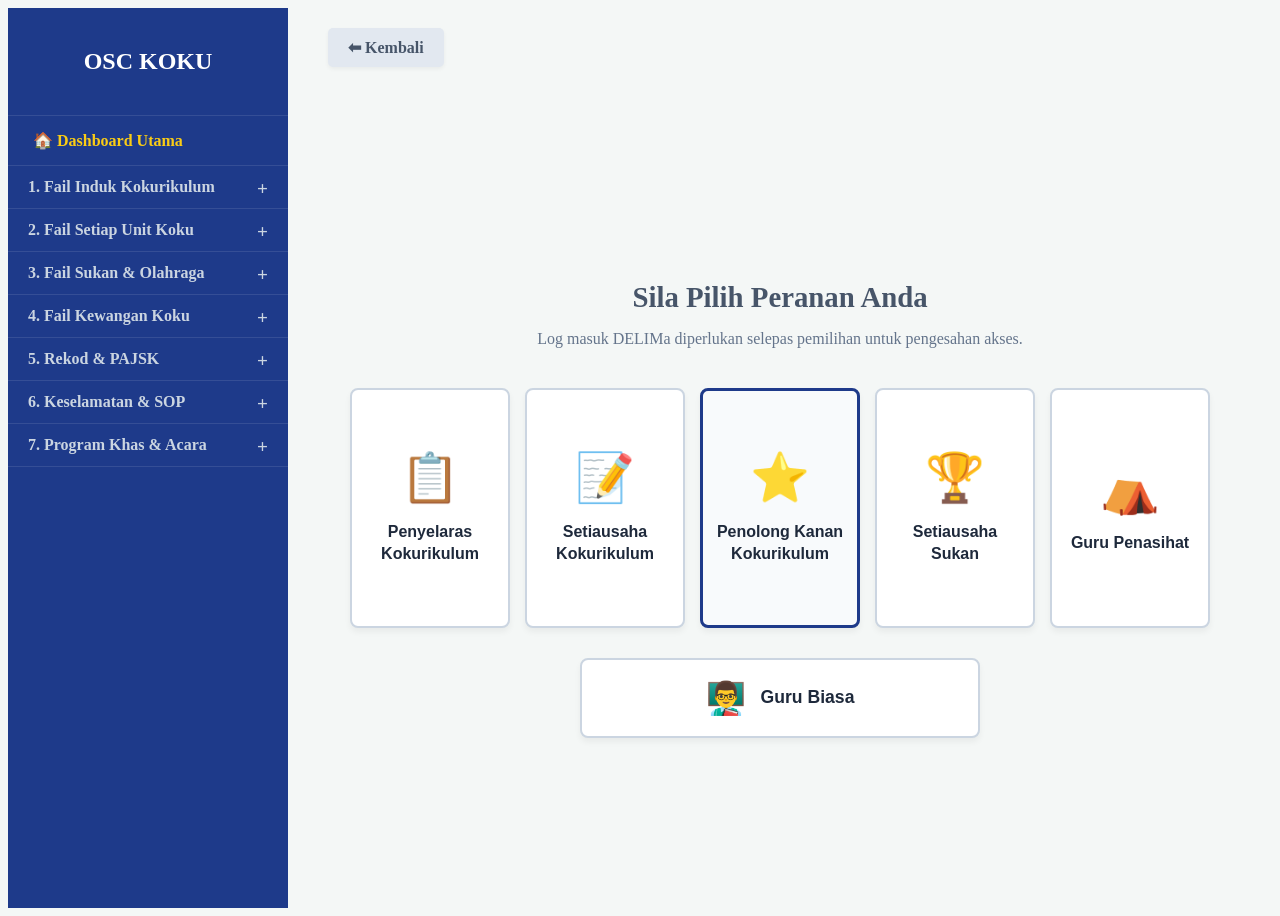
<file: paparan_guru.html>
<!DOCTYPE html>
<html lang="ms">
<head>
    <meta charset="UTF-8">
    <meta name="viewport" content="width=device-width, initial-scale=1.0">
    <title>Pilih Peranan - OSC Koku SKFLS</title>
    <link rel="stylesheet" href="style.css">
    <link href="https://fonts.googleapis.com/css2?family=Poppins:wght@300;400;600;700&display=swap" rel="stylesheet">
</head>
<body>

    <!-- Container untuk Navbar (Akan dimuatkan melalui app.js) -->
    <div id="navbar-container"></div>

    <!-- Ruangan Utama -->
    <main id="main-content">
        <!-- Header Atas -->
        <header>
            <a href="index.html" class="btn-back">⬅ Kembali</a>
            <div class="spacer"></div>
        </header>

        <!-- Kandungan Dashboard -->
        <div class="dashboard-container">
            <div class="hero-section">
                <h2>Sila Pilih Peranan Anda</h2>
                <p>Log masuk DELIMa diperlukan selepas pemilihan untuk pengesahan akses.</p>
            </div>

            <!-- Susunan Peranan berdasarkan image_13631e.png -->
            <div class="roles-layout">
                <!-- Barisan Atas (5 Kotak) -->
                <div class="roles-top-row">
                    <!-- Hujung Kiri -->
                    <button class="role-box">
                        <div class="role-icon">📋</div>
                        <h4>Penyelaras Kokurikulum</h4>
                    </button>
                    <!-- Kiri -->
                    <button class="role-box">
                        <div class="role-icon">📝</div>
                        <h4>Setiausaha Kokurikulum</h4>
                    </button>
                    <!-- Tengah -->
                    <button class="role-box pkko-box">
                        <div class="role-icon">⭐</div>
                        <h4>Penolong Kanan Kokurikulum</h4>
                    </button>
                    <!-- Kanan -->
                    <button class="role-box">
                        <div class="role-icon">🏆</div>
                        <h4>Setiausaha Sukan</h4>
                    </button>
                    <!-- Hujung Kanan -->
                    <button class="role-box">
                        <div class="role-icon">⛺</div>
                        <h4>Guru Penasihat</h4>
                    </button>
                </div>
                
                <!-- Barisan Bawah (1 Kotak Melintang) -->
                <div class="roles-bottom-row">
                    <button class="role-box-wide">
                        <div class="role-icon">👨‍🏫</div>
                        <h4>Guru Biasa</h4>
                    </button>
                </div>
            </div>
        </div>
    </main>

    <script src="app.js"></script>
</body>
</html>
</file>
<file: style.css>
//------------------------//
// BAHAGIAN 1 INDEX.HTML //
//------------------------//

/* Reset Asas & Font */
* {
    margin: 0;
    padding: 0;
    box-sizing: border-box;
    font-family: 'Poppins', sans-serif;
}

body {
    display: flex;
    min-height: 100vh;
    background-color: #f4f7f6;
    color: #333;
}

/* --- SIDEBAR --- */
#sidebar {
    width: 280px; /* Dilebarkan sedikit untuk teks panjang */
    background-color: #1e3a8a; /* Biru korporat */
    color: white;
    display: flex;
    flex-direction: column;
    height: 100vh; /* Pastikan ia ambil penuh tinggi skrin */
    transition: all 0.4s ease;
}

/* Kelas untuk memblurkan sidebar (Dikekalkan) */
.blurred {
    filter: blur(6px);
    pointer-events: none; /* Halang dari di-klik */
    opacity: 0.7;
}

.sidebar-header {
    text-align: center;
    padding-top: 20px;
    padding-bottom: 20px;
    border-bottom: 1px solid rgba(255, 255, 255, 0.1);
}

/* --- KANDUNGAN NAVBAR BARU (Boleh Skrol & Dropdown) --- */
.nav-content {
    flex: 1;
    overflow-y: auto; /* Membolehkan skrol jika menu panjang */
    padding-bottom: 20px;
}

/* Scrollbar kustom untuk navbar */
.nav-content::-webkit-scrollbar {
    width: 6px;
}
.nav-content::-webkit-scrollbar-thumb {
    background: #3b82f6; 
    border-radius: 4px;
}

.nav-main-link {
    display: block;
    padding: 15px 25px;
    color: #facc15;
    text-decoration: none;
    font-weight: 600;
    border-bottom: 1px solid rgba(255,255,255,0.1);
}

.nav-group {
    border-bottom: 1px solid rgba(255,255,255,0.1);
}

.nav-group summary {
    padding: 12px 20px;
    cursor: pointer;
    font-weight: 600;
    color: #cbd5e1;
    transition: 0.3s;
    list-style: none; /* Buang icon segi tiga default */
    position: relative;
}

.nav-group summary::-webkit-details-marker {
    display: none;
}

/* Icon tambah/tolak manual */
.nav-group summary::after {
    content: '+';
    position: absolute;
    right: 20px;
    font-size: 1.2rem;
}

.nav-group[open] summary::after {
    content: '-';
}

.nav-group summary:hover {
    background-color: #1e40af;
    color: white;
}

.nav-group ul {
    list-style: none;
    background-color: #172554; /* Warna lebih gelap untuk sub-menu */
    padding: 10px 0;
}

.nav-group ul li a {
    display: block;
    padding: 8px 20px 8px 40px; /* Indentasi ke dalam */
    color: #94a3b8;
    text-decoration: none;
    font-size: 0.85rem;
    transition: 0.2s;
}

.nav-group ul li a:hover {
    color: white;
    padding-left: 45px; /* Efek bergerak sikit bila dihalakan */
}

/* Tajuk kecil dalam submenu (cth: untuk sukan) */
.nav-subtitle {
    color: #fcd34d;
    font-size: 0.8rem;
    font-weight: 600;
    padding: 10px 20px 5px 30px;
    text-transform: uppercase;
    letter-spacing: 0.5px;
}

/* --- BUTANG ADMIN --- */
.btn-admin {
    padding: 10px 20px;
    background-color: #dc2626; /* Warna merah untuk bezakan dengan butang biasa */
    color: white;
    border: none;
    border-radius: 5px;
    font-weight: 600;
    cursor: pointer;
    transition: 0.3s;
    display: inline-flex;
    align-items: center;
    gap: 8px;
    box-shadow: 0 2px 4px rgba(0,0,0,0.1);
}

.btn-admin:hover {
    background-color: #b91c1c;
}

/* --- KANDUNGAN UTAMA --- */
#main-content {
    flex: 1;
    display: flex;
    flex-direction: column;
    overflow: hidden;
}

/* Header Kanan Atas */
header {
    display: flex;
    justify-content: space-between;
    padding: 20px 40px;
    background: transparent;
}

.spacer { flex: 1; }

.btn-login {
    padding: 10px 20px;
    background-color: #ef4444; /* Merah untuk butang Google/DELIMa */
    color: white;
    border: none;
    border-radius: 5px;
    cursor: pointer;
    font-weight: 600;
    transition: 0.3s;
    box-shadow: 0 4px 6px rgba(0,0,0,0.1);
}

.btn-login:hover { background-color: #dc2626; }

/* Dashboard & Pilihan */
.dashboard-container {
    flex: 1;
    display: flex;
    flex-direction: column;
    align-items: center;
    justify-content: center;
    padding: 0 20px;
    text-align: center;
}

.hero-section h1 { font-size: 2.2rem; color: #1e3a8a; margin-bottom: 10px; }
.hero-section h2 { font-size: 1.8rem; color: #475569; margin-bottom: 10px; }
.hero-section p { color: #64748b; margin-bottom: 40px; }

.card-container {
    display: flex;
    gap: 30px;
    margin-top: 20px;
    justify-content: center;
    flex-wrap: wrap;
    margin-bottom: 80px;
}

.access-card {
    background: white;
    border: 2px solid transparent;
    border-radius: 12px;
    padding: 30px 20px;
    width: 260px;
    cursor: pointer;
    transition: 0.3s;
    box-shadow: 0 10px 15px -3px rgba(0,0,0,0.1);
}

.access-card:hover { transform: translateY(-5px); }
.guru-card:hover { border-color: #3b82f6; }
.pelawat-card:hover { border-color: #10b981; }

.card-icon { font-size: 3rem; margin-bottom: 15px; }
.access-card h4 { font-size: 1.2rem; margin-bottom: 10px; color: #1e293b; }
.access-card p { font-size: 0.9rem; color: #64748b; }

/* --- INFINITE SCROLL GAMBAR --- */
.slider-section {
    padding: 20px 0 40px;
    text-align: center;
    background: white;
    border-top: 1px solid #e2e8f0;
}

.slider-section h4 {
    color: #475569;
    margin-bottom: 20px;
    font-weight: 400;
}

.slider {
    height: 100px;
    margin: auto;
    overflow: hidden;
    position: relative;
    width: 100%;
}

.slider::before, .slider::after {
    background: linear-gradient(to right, rgba(255,255,255,1) 0%, rgba(255,255,255,0) 100%);
    content: "";
    height: 100px;
    position: absolute;
    width: 100px;
    z-index: 2;
}

.slider::before { left: 0; top: 0; }
.slider::after { right: 0; top: 0; transform: rotateZ(180deg); }

.slide-track {
    animation: scroll 20s linear infinite;
    display: flex;
    width: calc(150px * 12); /* Lebar imej * jumlah imej (termasuk pendua) */
}

.slide {
    height: 100px;
    width: 150px;
    display: flex;
    align-items: center;
    justify-content: center;
    padding: 0 10px;
}

.slide img {
    width: 150px; /* Atau saiz yang anda mahu */
    height: 150px; /* Pastikan width dan height sama untuk bentuk bulat */
    object-fit: cover; /* Supaya gambar tidak 'penyek' */
    border-radius: 50%; /* Untuk jadikan gambar bulat */
    border: 3px solid #cbd5e1; /* Bingkai sikit bagi cantik */
}

/* Animasi Pergerakan */
@keyframes scroll {
    0% { transform: translateX(0); }
    100% { transform: translateX(calc(-150px * 6)); } /* Bergerak separuh track, sebelum reset */
}

/* ==========================================
   REKA BENTUK SLIDER GURU (DIKEMASKINI)
   ========================================== */
.slider {
    width: 100%;
    overflow-x: auto; 
    /* DIBUANG: overflow-y: hidden; (supaya teks di bawah tak terpotong) */
    padding-bottom: 25px; /* Tambah ruang di bawah untuk teks bernafas */
    -ms-overflow-style: none;  
    scrollbar-width: none;  
}

.slider::-webkit-scrollbar {
    display: none;
}

.slide-track {
    display: flex;
    gap: 25px; 
    padding: 15px 0;
    align-items: flex-start; /* Pastikan semua kad bermula selari dari atas */
}

.slide {
    display: flex;
    flex-direction: column;
    align-items: center;
    width: 180px; 
    flex-shrink: 0; 
}

.slide img {
    width: 160px;
    height: 160px; 
    object-fit: cover; 
    object-position: top center; /* TAMBAHAN PENTING: Fokus crop pada bahagian atas (muka) */
    border-radius: 12px; 
    border: 2px solid #e2e8f0;
    box-shadow: 0 4px 6px rgba(0,0,0,0.05);
}

/* Bahagian teks nama dan jawatan */
.slide-info {
    text-align: center;
    margin-top: 12px;
    width: 100%;
}

.slide-name {
    font-size: 15px;
    font-weight: 700;
    color: #1e293b;
    margin: 0;
    line-height: 1.3;
}

.slide-role {
    font-size: 13px;
    color: #64748b;
    margin: 4px 0 0 0;
    font-weight: 500;
}

//----------------------------------//
//BAHAGIAN 2 PAPARAN GURU.HTML//
//---------------------------------//

/* --- SUSUNAN PERANAN GURU (paparan_guru.html) --- */
.roles-layout {
    display: flex;
    flex-direction: column;
    align-items: center;
    gap: 20px;
    margin-top: 10px;
    width: 100%;
    max-width: 1000px; 
}

.roles-top-row {
    display: flex;
    justify-content: center;
    gap: 15px;
    width: 100%;
    flex-wrap: nowrap; /* Kekalkan sebaris di skrin besar */
}

/* Kotak menegak untuk 5 peranan utama */
.role-box {
    background: white;
    border: 2px solid #cbd5e1;
    border-radius: 8px;
    padding: 20px 10px;
    width: 160px;
    min-height: 240px; /* Bentuk memanjang menegak seperti lakaran */
    display: flex;
    flex-direction: column;
    justify-content: center;
    align-items: center;
    text-align: center;
    cursor: pointer;
    transition: all 0.3s ease;
    box-shadow: 0 4px 6px rgba(0,0,0,0.05);
}

.role-box:hover {
    border-color: #3b82f6;
    transform: translateY(-5px);
    box-shadow: 0 10px 15px rgba(0,0,0,0.1);
}

/* Kotak khas untuk PK Koku (Tengah) supaya sedikit menonjol */
.pkko-box {
    border-color: #1e3a8a;
    border-width: 3px;
    background-color: #f8fafc;
}

.roles-bottom-row {
    display: flex;
    justify-content: center;
    width: 100%;
    margin-top: 30px;
}

/* Kotak melintang untuk Guru Biasa */
.role-box-wide {
    background: white;
    border: 2px solid #cbd5e1;
    border-radius: 8px;
    padding: 15px 20px;
    width: 400px; /* Bentuk lebar melintang */
    height: 80px;
    display: flex;
    flex-direction: row; 
    justify-content: center;
    align-items: center;
    gap: 15px;
    cursor: pointer;
    transition: all 0.3s ease;
    box-shadow: 0 4px 6px rgba(0,0,0,0.05);
}

.role-box-wide:hover {
    border-color: #10b981;
    transform: translateY(-3px);
}

.role-icon {
    font-size: 3rem;
    margin-bottom: 15px;
}

.role-box-wide .role-icon {
    margin-bottom: 0;
    font-size: 2rem;
}

.role-box h4 {
    font-size: 1rem;
    color: #1e293b;
    margin: 0;
    line-height: 1.4;
}

.role-box-wide h4 {
    font-size: 1.1rem;
    color: #1e293b;
    margin: 0;
}

/* Responsif untuk pengguna telefon */
@media (max-width: 850px) {
    .roles-top-row {
        flex-wrap: wrap; /* Benarkan kotak jatuh ke bawah jika skrin kecil */
    }
    .role-box {
        width: 140px;
        min-height: 200px;
    }
    .role-box-wide {
        width: 90%;
    }
}

/* --- BUTANG KEMBALI --- */
.btn-back {
    padding: 10px 20px;
    background-color: #e2e8f0; /* Kelabu lembut */
    color: #475569;
    text-decoration: none;
    border-radius: 5px;
    font-weight: 600;
    transition: 0.3s;
    display: inline-flex;
    align-items: center;
    box-shadow: 0 2px 4px rgba(0,0,0,0.05);
}

.btn-back:hover {
    background-color: #cbd5e1;
    color: #1e293b;
}


/* ==========================================
   REKA BENTUK JADUAL DOKUMEN (DYNAMIC VIEW)
   ========================================== */

.table-container {
    background: white;
    border-radius: 10px;
    padding: 20px;
    margin: 0 20px 30px 20px;
    box-shadow: 0 4px 6px rgba(0,0,0,0.05);
    overflow-x: auto;
}

.doc-table {
    width: 100%;
    border-collapse: collapse;
    text-align: left;
    font-size: 0.95rem;
}

.doc-table th, .doc-table td {
    padding: 15px;
    border-bottom: 1px solid #e2e8f0;
}

.doc-table th {
    background-color: #f8fafc;
    color: #475569;
    font-weight: 600;
    text-transform: uppercase;
    font-size: 0.85rem;
    letter-spacing: 0.5px;
}

.doc-table tbody tr {
    transition: background-color 0.2s ease;
}

.doc-table tbody tr:hover {
    background-color: #f1f5f9; /* Berubah warna bila tertikus dihalakan */
}

/* Butang kecil dalam jadual (untuk Lihat, Muat Turun, Padam) */
.btn-small {
    padding: 6px 12px;
    margin-right: 5px;
    border: none;
    border-radius: 5px;
    font-size: 0.85rem;
    cursor: pointer;
    color: white;
    font-weight: 500;
    font-family: 'Poppins', sans-serif;
}

.btn-lihat { background-color: #3b82f6; }
.btn-lihat:hover { background-color: #2563eb; }

.btn-padam { background-color: #ef4444; }
.btn-padam:hover { background-color: #dc2626; }
</file>
